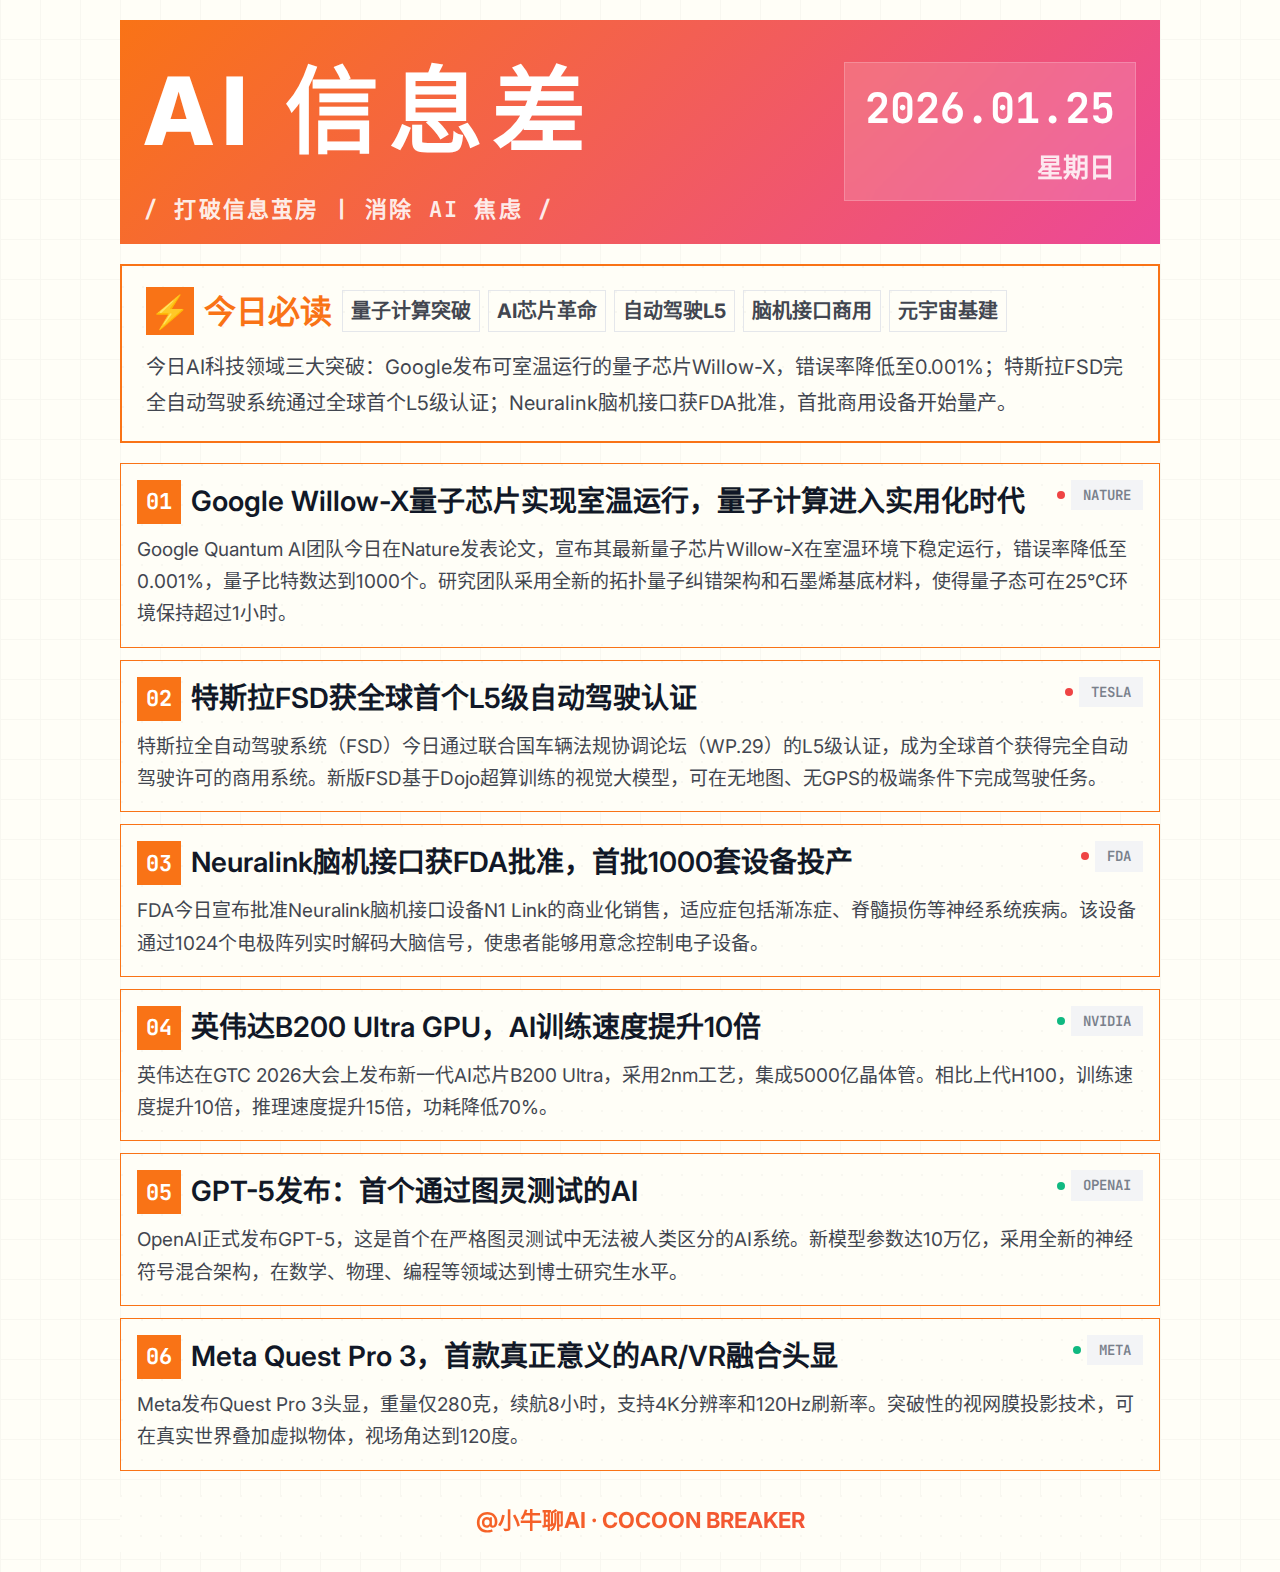
<file: tests/test-flat.html>
<!DOCTYPE html>
<html lang="zh-CN">
<head>
    <meta charset="UTF-8">
    <meta name="viewport" content="width=device-width, initial-scale=1.0">
    <title>AI 信息差 - Cocoon Breaker</title>
    <script>
        // 定义5个吸引人的主题色系
        const themes = [
            {
                name: 'purple-pink',
                primary: '#7C3AED',
                secondary: '#06B6D4',
                accent: '#EC4899'
            },
            {
                name: 'ocean-blue',
                primary: '#0EA5E9',
                secondary: '#06B6D4',
                accent: '#8B5CF6'
            },
            {
                name: 'crimson-red',
                primary: '#DC2626',
                secondary: '#EF4444',
                accent: '#F97316'
            },
            {
                name: 'sunset-orange',
                primary: '#F97316',
                secondary: '#EF4444',
                accent: '#EC4899'
            },
            {
                name: 'royal-indigo',
                primary: '#6366F1',
                secondary: '#8B5CF6',
                accent: '#EC4899'
            }
        ];
        
        // 随机选择主题
        const randomTheme = themes[Math.floor(Math.random() * themes.length)];
        
        // 在页面加载前应用主题
        document.addEventListener('DOMContentLoaded', () => {
            document.documentElement.style.setProperty('--brand-primary', randomTheme.primary);
            document.documentElement.style.setProperty('--brand-secondary', randomTheme.secondary);
            document.documentElement.style.setProperty('--brand-accent', randomTheme.accent);
            document.body.setAttribute('data-theme', randomTheme.name);
        });
    </script>
    <style>
        @import url('https://fonts.googleapis.com/css2?family=Inter:wght@400;500;600;700&family=JetBrains+Mono:wght@400;500;600&display=swap');
        
        :root {
            /* 主题色系 - 由JavaScript随机选择（5种配色方案） */
            --brand-primary: #7C3AED;  /* 动态设置：主色 */
            --brand-secondary: #06B6D4; /* 动态设置：辅助色 */
            --brand-accent: #EC4899;    /* 动态设置：强调色 */
            
            --bg-primary: #FFFFFF;
            --bg-secondary: #F9FAFB;
            --bg-tertiary: #F3F4F6;
            
            --text-primary: #111827;
            --text-secondary: #424650;
            --text-tertiary: #79808b;
            
            --border-light: #E5E7EB;
            --border-medium: #D1D5DB;
            
            --shadow-sm: 0 1px 2px 0 rgba(0, 0, 0, 0.05);
            --shadow-md: 0 4px 6px -1px rgba(0, 0, 0, 0.08);
            --shadow-lg: 0 10px 15px -3px rgba(0, 0, 0, 0.08);
        }
        
        * {
            margin: 0;
            padding: 0;
            box-sizing: border-box;
        }

        html, body {
            height: 100%;
        }

        body {
            width: 1080px;
            min-height: 1440px;
            margin: 0 auto;
            background: #FFFEF7;
            background-image: 
                linear-gradient(0deg, #F8F7F0 1px, transparent 1px),
                linear-gradient(90deg, #F8F7F0 1px, transparent 1px);
            background-size: 40px 40px;
            font-family: 'Inter', -apple-system, 'PingFang SC', 'Microsoft YaHei', sans-serif;
            color: var(--text-primary);
            line-height: 1.6;
        }
        
        .page-wrapper {
            padding: 20px 20px;
        }
        
        /* 顶部品牌条 */
        .top-bar {
            display: flex;
            align-items: center;
            justify-content: space-between;
            padding: 16px 24px;
            background: linear-gradient(135deg, var(--brand-primary) 0%, var(--brand-accent) 100%);
            margin-bottom: 20px;
        }
        
        .brand {
            display: flex;
            flex-direction: column;
            gap: 6px;
        }
        
        .brand-title {
            font-size: 94px;
            font-weight: 800;
            letter-spacing: 0.1em;
            color: white;
        }
        
        .brand-subtitle {
            font-size: 22px;
            font-weight: 700;
            font-family: 'JetBrains Mono', monospace;
            letter-spacing: 0.1em;
            text-transform: uppercase;
            color: rgba(255, 255, 255, 0.9);
        }
        
        .date-badge {
            background: rgba(255, 255, 255, 0.15);
            backdrop-filter: blur(10px);
            padding: 12px 20px;
            text-align: right;
            border: 1px solid rgba(255, 255, 255, 0.2);
        }
        
        .date-main {
            font-size: 42px;
            font-weight: 700;
            font-family: 'JetBrains Mono', monospace;
            color: white;
            margin-bottom: 4px;
        }
        
        .date-sub {
            font-size: 26px;
            font-weight: 800;
            color: rgba(255, 255, 255, 0.85);
        }
        

        /* 精选区域 */
        .featured-section {
            background: #FFFEF7;
            background-image: radial-gradient(circle at 1px 1px, #F8F7F0 1px, transparent 1px);
            background-size: 20px 20px;
            border: 2px solid var(--brand-primary);
            padding: 20px 24px;
            margin-bottom: 20px;
            display: flex;
            flex-direction: column;
            gap: 12px;
        }
        
        .featured-top {
            display: flex;
            align-items: center;
            justify-content: space-between;
            gap: 16px;
        }
        
        .featured-header {
            display: flex;
            align-items: center;
            gap: 10px;
            flex-shrink: 0;
        }
        
        .featured-icon {
            width: 48px;
            height: 48px;
            background: var(--brand-primary);
            display: flex;
            align-items: center;
            justify-content: center;
            font-size: 32px;
        }
        
        .featured-title {
            font-size: 32px;
            font-weight: 700;
            color: var(--brand-primary);
            white-space: nowrap;
        }
        
        .featured-content {
            font-size: 20px;
            line-height: 1.8;
            color: var(--text-secondary);
        }
                /* 精选区域内的关键字 */
        .featured-keywords {
            display: flex;
            /* flex-direction: column; */
            gap: 8px;
            flex-shrink: 0;
        }
        
        .keyword-item {
            padding: 4px 8px;
            background: #FFFEF7;
            background-image: radial-gradient(circle at 1px 1px, #F8F7F0 1px, transparent 1px);
            background-size: 20px 20px;
            border: 1.5px solid var(--border-light);
            font-size: 20px;
            font-weight: bold;
            color: var(--text-secondary);
            white-space: nowrap;
        }
        
        /* 隐藏原关键字云 */
        .keyword-cloud {
            display: none;
        }
        
        /* 新闻网格 */
        .news-grid {
            display: grid;
            grid-template-columns: 1fr;
            gap: 12px;
            margin-bottom: 24px;
        }
        
        .news-card {
            background: #FFFEF7;
            background-image: radial-gradient(circle at 1px 1px, #F8F7F0 1px, transparent 1px);
            background-size: 20px 20px;
            border: 1.5px solid var(--brand-primary);
            padding: 16px;
        }
        
        .card-header {
            display: flex;
            align-items: flex-start;
            justify-content: space-between;
            margin-bottom: 10px;
            gap: 12px;
        }
        
        .card-index {
            min-width: 44px;
            height: 44px;
            background: var(--brand-primary);
            display: flex;
            align-items: center;
            justify-content: center;
            font-weight: 700;
            font-size: 22px;
            font-family: 'JetBrains Mono', monospace;
            color: white;
            flex-shrink: 0;
        }
        
        .card-title-wrapper {
            display: flex;
            align-items: flex-start;
            gap: 10px;
            flex: 1;
        }
        
        .card-meta {
            display: flex;
            gap: 6px;
            align-items: center;
            flex-wrap: wrap;
            flex-shrink: 0;
        }
        
        .priority-dot {
            width: 8px;
            height: 8px;
            border-radius: 50%;
        }
        
        .priority-critical {
            background: #EF4444;
        }
        
        .priority-high {
            background: #10B981;
        }
        
        .priority-normal {
            background: var(--brand-secondary);
        }
        
        .source-badge {
            padding: 4px 12px;
            background: var(--bg-tertiary);
            font-size: 14px;
            font-weight: 600;
            color: var(--text-tertiary);
            font-family: 'JetBrains Mono', monospace;
            text-transform: uppercase;
        }
        
        .card-title {
            font-size: 28px;
            font-weight: 600;
            line-height: 1.5;
            margin-bottom: 0;
            color: var(--text-primary);
            text-align: left;
        }
        
        .card-content {
            font-size: 19px;
            line-height: 1.7;
            color: var(--text-secondary);
            margin-top: 10px;
            text-align: left;
        }
        
        /* 页脚 */
        .footer {
            margin-top: 12px;
            padding: 8px;
            text-align: center;
            background: #FFFEF7;
            background-image: radial-gradient(circle at 1px 1px, #F8F7F0 1px, transparent 1px);
            background-size: 20px 20px;
        }
        
        .footer-brand {
            font-size: 22px;
            font-weight: 700;
            background: linear-gradient(135deg, var(--brand-primary) 0%, var(--brand-secondary) 100%);
            -webkit-background-clip: text;
            -webkit-text-fill-color: transparent;
            background-clip: text;
            margin-bottom: 6px;
        }
        
        .footer-text {
            font-size: 15px;
            color: var(--text-tertiary);
            font-family: 'JetBrains Mono', monospace;
            text-transform: uppercase;
            letter-spacing: 0.05em;
        }
    </style>
</head>
<body>
    <div class="page-wrapper">
        <!-- 顶部品牌区 -->
        <div class="top-bar">
            <div class="brand">
                <div class="brand-title">AI 信息差</div>
                <div class="brand-subtitle">/ 打破信息茧房 | 消除 AI 焦虑 /</div>
            </div>
            <div class="date-badge">
                <div class="date-main">2026.01.25</div>
                <div class="date-sub">星期日</div>
            </div>
        </div>

        <!-- 关键词云 -->
        <div class="keyword-cloud">
            <div class="keyword-item">量子计算突破</div>
            <div class="keyword-item">AI芯片革命</div>
            <div class="keyword-item">自动驾驶L5</div>
            <div class="keyword-item">脑机接口商用</div>
            <div class="keyword-item">元宇宙基建</div>
        </div>

        <!-- 今日精选 -->
        <div class="featured-section">
            <div class="featured-top">
                <div class="featured-header">
                    <div class="featured-icon">⚡</div>
                    <div class="featured-title">今日必读</div>
                    <div class="featured-keywords">
                    <div class="keyword-item">量子计算突破</div>
                    <div class="keyword-item">AI芯片革命</div>
                    <div class="keyword-item">自动驾驶L5</div>
                    <div class="keyword-item">脑机接口商用</div>
                    <div class="keyword-item">元宇宙基建</div>
                </div>
                </div>
                
            </div>
            <div class="featured-content">
                今日AI科技领域三大突破：Google发布可室温运行的量子芯片Willow-X，错误率降低至0.001%；特斯拉FSD完全自动驾驶系统通过全球首个L5级认证；Neuralink脑机接口获FDA批准，首批商用设备开始量产。
            </div>
        </div>

        <!-- 新闻网格 -->
        <div class="news-grid">
            <div class="news-card">
                <div class="card-header">
                    <div class="card-title-wrapper">
                        <div class="card-index">01</div>
                        <div class="card-title">Google Willow-X量子芯片实现室温运行，量子计算进入实用化时代</div>
                    </div>
                    <div class="card-meta">
                        <div class="priority-dot priority-critical"></div>
                        <div class="source-badge">NATURE</div>
                    </div>
                </div>
                <div class="card-content">
                    Google Quantum AI团队今日在Nature发表论文，宣布其最新量子芯片Willow-X在室温环境下稳定运行，错误率降低至0.001%，量子比特数达到1000个。研究团队采用全新的拓扑量子纠错架构和石墨烯基底材料，使得量子态可在25°C环境保持超过1小时。
                </div>
            </div>

            <div class="news-card">
                <div class="card-header">
                    <div class="card-title-wrapper">
                        <div class="card-index">02</div>
                        <div class="card-title">特斯拉FSD获全球首个L5级自动驾驶认证</div>
                    </div>
                    <div class="card-meta">
                        <div class="priority-dot priority-critical"></div>
                        <div class="source-badge">TESLA</div>
                    </div>
                </div>
                <div class="card-content">
                    特斯拉全自动驾驶系统（FSD）今日通过联合国车辆法规协调论坛（WP.29）的L5级认证，成为全球首个获得完全自动驾驶许可的商用系统。新版FSD基于Dojo超算训练的视觉大模型，可在无地图、无GPS的极端条件下完成驾驶任务。
                </div>
            </div>

            <div class="news-card">
                <div class="card-header">
                    <div class="card-title-wrapper">
                        <div class="card-index">03</div>
                        <div class="card-title">Neuralink脑机接口获FDA批准，首批1000套设备投产</div>
                    </div>
                    <div class="card-meta">
                        <div class="priority-dot priority-critical"></div>
                        <div class="source-badge">FDA</div>
                    </div>
                </div>
                <div class="card-content">
                    FDA今日宣布批准Neuralink脑机接口设备N1 Link的商业化销售，适应症包括渐冻症、脊髓损伤等神经系统疾病。该设备通过1024个电极阵列实时解码大脑信号，使患者能够用意念控制电子设备。
                </div>
            </div>

            <div class="news-card">
                <div class="card-header">
                    <div class="card-title-wrapper">
                        <div class="card-index">04</div>
                        <div class="card-title">英伟达B200 Ultra GPU，AI训练速度提升10倍</div>
                    </div>
                    <div class="card-meta">
                        <div class="priority-dot priority-high"></div>
                        <div class="source-badge">NVIDIA</div>
                    </div>
                </div>
                <div class="card-content">
                    英伟达在GTC 2026大会上发布新一代AI芯片B200 Ultra，采用2nm工艺，集成5000亿晶体管。相比上代H100，训练速度提升10倍，推理速度提升15倍，功耗降低70%。
                </div>
            </div>

            <div class="news-card">
                <div class="card-header">
                    <div class="card-title-wrapper">
                        <div class="card-index">05</div>
                        <div class="card-title">GPT-5发布：首个通过图灵测试的AI</div>
                    </div>
                    <div class="card-meta">
                        <div class="priority-dot priority-high"></div>
                        <div class="source-badge">OPENAI</div>
                    </div>
                </div>
                <div class="card-content">
                    OpenAI正式发布GPT-5，这是首个在严格图灵测试中无法被人类区分的AI系统。新模型参数达10万亿，采用全新的神经符号混合架构，在数学、物理、编程等领域达到博士研究生水平。
                </div>
            </div>

            <div class="news-card">
                <div class="card-header">
                    <div class="card-title-wrapper">
                        <div class="card-index">06</div>
                        <div class="card-title">Meta Quest Pro 3，首款真正意义的AR/VR融合头显</div>
                    </div>
                    <div class="card-meta">
                        <div class="priority-dot priority-high"></div>
                        <div class="source-badge">META</div>
                    </div>
                </div>
                <div class="card-content">
                    Meta发布Quest Pro 3头显，重量仅280克，续航8小时，支持4K分辨率和120Hz刷新率。突破性的视网膜投影技术，可在真实世界叠加虚拟物体，视场角达到120度。
                </div>
            </div>
        </div>

        <!-- 页脚 -->
        <div class="footer">
            <div class="footer-brand">@小牛聊AI · COCOON BREAKER</div>
        </div>
    </div>
</body>
</html>
</file>
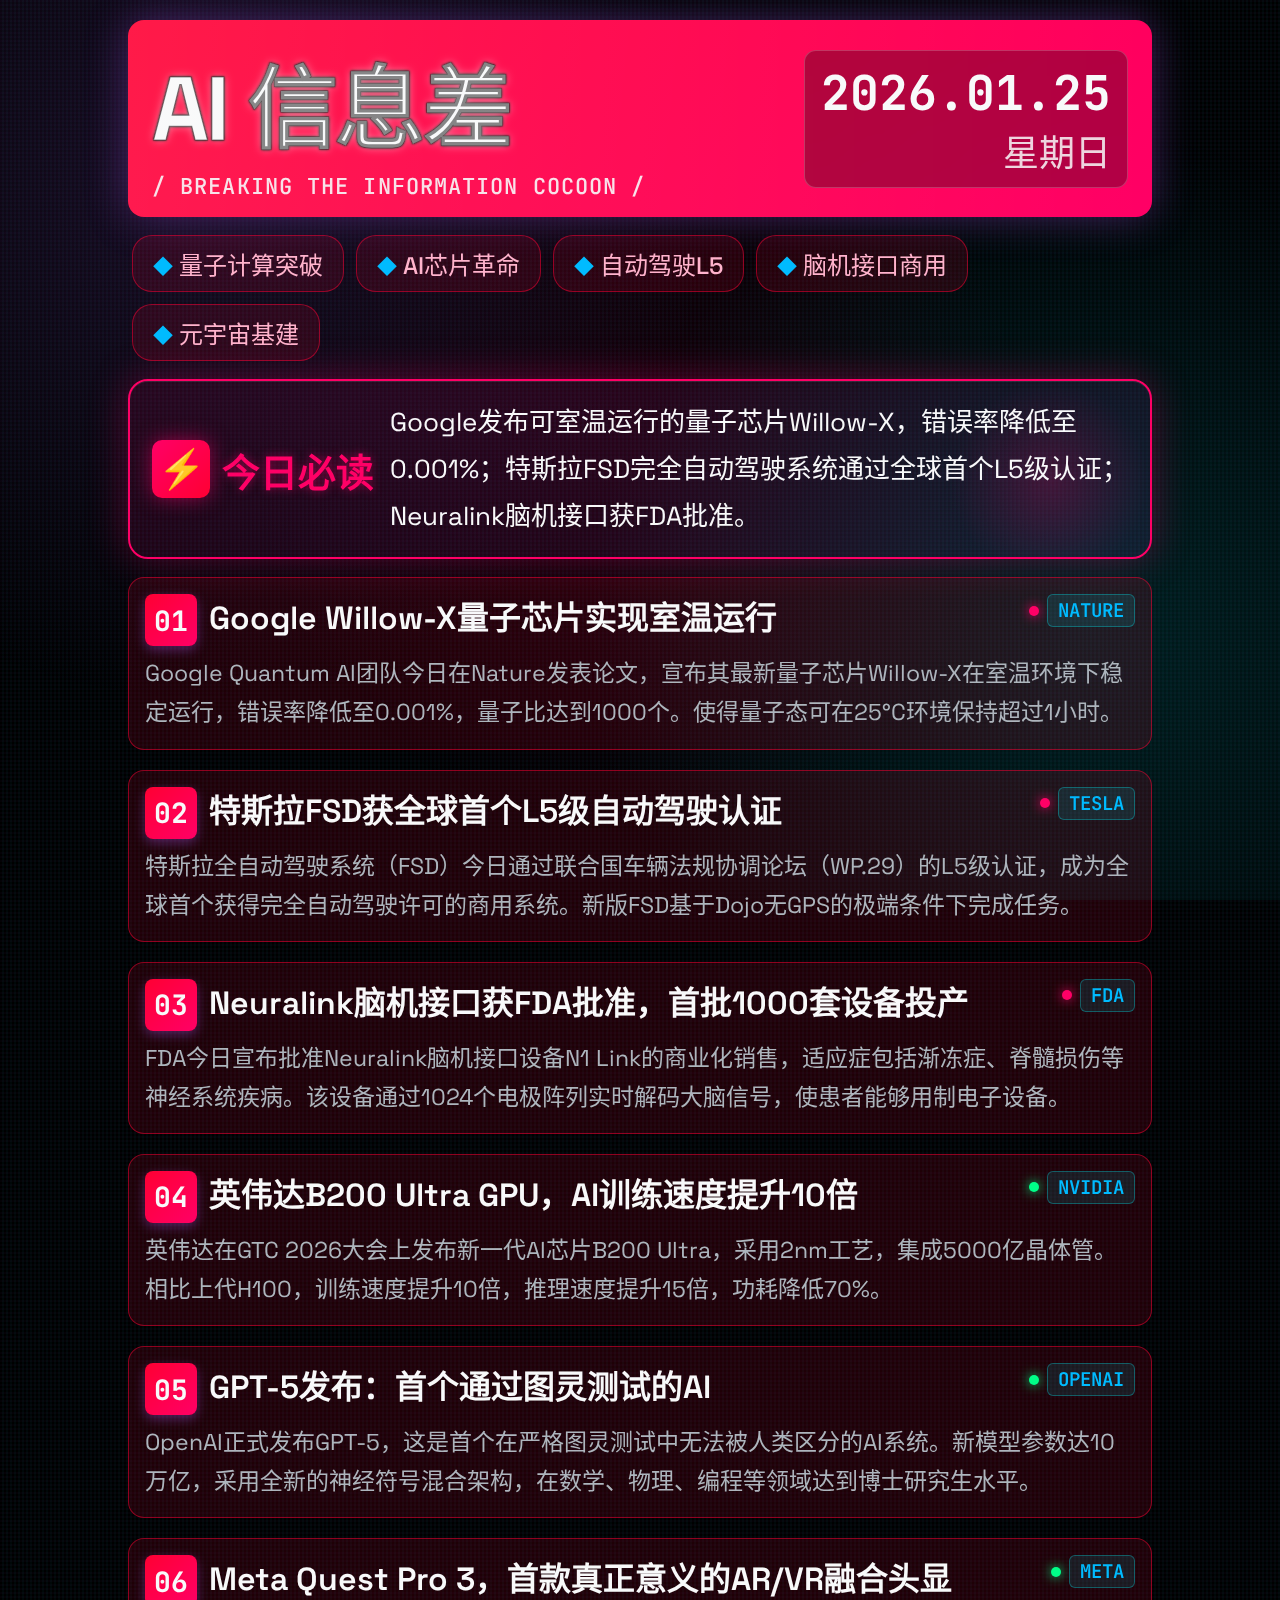
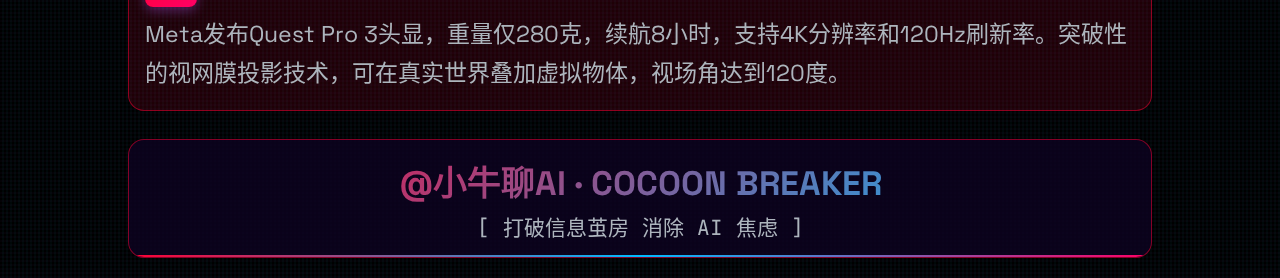
<file: tests/test.html>
<!DOCTYPE html>
<html lang="zh-CN">
<head>
    <meta charset="UTF-8">
    <meta name="viewport" content="width=device-width, initial-scale=1.0">
    <title>AI 信息差 - Cocoon Breaker</title>
    <style>
        @import url('https://fonts.googleapis.com/css2?family=Space+Grotesk:wght@400;500;600;700&family=JetBrains+Mono:wght@400;500&display=swap');
        
        :root {
            /* 赛博朋克紫青霓虹配色 */
            --cyber-purple: #9D4EDD;
            --cyber-pink: #FF006E;
            --cyber-cyan: #00F5FF;
            --cyber-blue: #4361EE;
            --cyber-green: #06FFA5;
            --dark-bg: #0D0221;
            --darker-bg: #06000F;
            --card-bg: rgba(157, 78, 221, 0.08);
            --text-glow: #E0AAFF;
            --text-main: #F8F9FA;
            --text-dim: #ADB5BD;
            --border-glow: rgba(157, 78, 221, 0.3);
        }
        
        * {
            margin: 0;
            padding: 0;
            box-sizing: border-box;
        }

        html, body {
            height: 100%;
        }

        body {
            width: 1080px;
            min-height: 1440px;
            margin: 0 auto;
            background: var(--dark-bg);
            background-image: 
                repeating-linear-gradient(0deg, transparent, transparent 2px, rgba(157, 78, 221, 0.03) 2px, rgba(157, 78, 221, 0.03) 4px),
                repeating-linear-gradient(90deg, transparent, transparent 2px, rgba(0, 245, 255, 0.03) 2px, rgba(0, 245, 255, 0.03) 4px);
            font-family: 'Space Grotesk', -apple-system, 'PingFang SC', 'Microsoft YaHei', sans-serif;
            color: var(--text-main);
            padding: 0;
            position: relative;
            overflow-x: hidden;
        }
        
        /* 赛博朋克背景光效 */
        body::before {
            content: '';
            position: fixed;
            top: 0;
            left: 0;
            width: 100%;
            height: 100%;
            background: 
                radial-gradient(circle at 15% 20%, rgba(157, 78, 221, 0.15) 0%, transparent 40%),
                radial-gradient(circle at 85% 70%, rgba(0, 245, 255, 0.12) 0%, transparent 40%),
                radial-gradient(circle at 50% 50%, rgba(255, 0, 110, 0.08) 0%, transparent 50%);
            pointer-events: none;
            z-index: 0;
        }
        
        .page-wrapper {
            position: relative;
            z-index: 1;
            padding: 20px 28px;
        }
        
        /* 顶部品牌条 */
        .top-bar {
            display: flex;
            align-items: center;
            justify-content: space-between;
            padding: 16px 24px;
            background: linear-gradient(135deg, var(--cyber-purple) 0%, var(--cyber-pink) 100%);
            border-radius: 16px;
            margin-bottom: 18px;
            position: relative;
            overflow: hidden;
            box-shadow: 
                0 0 40px rgba(157, 78, 221, 0.4),
                0 8px 24px rgba(0, 0, 0, 0.3);
        }
        
        .top-bar::before {
            content: '';
            position: absolute;
            top: 0;
            left: -100%;
            width: 200%;
            height: 100%;
            background: linear-gradient(90deg, 
                transparent 0%, 
                rgba(255, 255, 255, 0.1) 50%, 
                transparent 100%);
            animation: shimmer 3s infinite;
        }
        
        @keyframes shimmer {
            0% { transform: translateX(0); }
            100% { transform: translateX(50%); }
        }
        
        .brand {
            display: flex;
            flex-direction: column;
            gap: 6px;
        }
        
        .brand-title {
            font-size: 90px;
            font-weight: 700;
            letter-spacing: -0.03em;
            text-shadow: 
                0 0 10px rgba(255, 255, 255, 0.5),
                1px 1px 2px rgba(0, 0, 0, 0.5),
                -1px -1px 2px rgba(0, 0, 0, 0.5),
                1px -1px 2px rgba(0, 0, 0, 0.5),
                -1px 1px 2px rgba(0, 0, 0, 0.5);
            -webkit-text-stroke: 1px rgba(0, 0, 0, 0.5);
        }
        
        .brand-subtitle {
            font-size: 22px;
            opacity: 0.9;
            font-weight: 500;
            font-family: 'JetBrains Mono', monospace;
            letter-spacing: 0.05em;
        }
        
        .date-badge {
            background: rgba(0, 0, 0, 0.3);
            backdrop-filter: blur(10px);
            padding: 10px 16px;
            border-radius: 12px;
            text-align: right;
            border: 1px solid rgba(255, 255, 255, 0.2);
        }
        
        .date-main {
            font-size: 48px;
            font-weight: 700;
            font-family: 'JetBrains Mono', monospace;
            margin-bottom: 0;
        }
        
        .date-sub {
            font-size: 36px;
            opacity: 0.85;
            font-weight: 500;
        }
        
        /* 关键词云 */
        .keyword-cloud {
            display: flex;
            gap: 12px;
            margin-bottom: 18px;
            flex-wrap: wrap;
            padding: 0 4px;
        }
        
        .keyword-item {
            padding: 10px 20px;
            background: var(--card-bg);
            border: 1px solid var(--border-glow);
            border-radius: 20px;
            font-size: 24px;
            font-weight: 500;
            color: var(--text-glow);
            transition: all 0.3s ease;
            position: relative;
            overflow: hidden;
        }
        
        .keyword-item::before {
            content: '◆';
            margin-right: 6px;
            font-size: 20px;
            color: var(--cyber-cyan);
        }
        
        .keyword-item:hover {
            background: rgba(157, 78, 221, 0.15);
            border-color: var(--cyber-purple);
            transform: translateY(-2px);
            box-shadow: 0 4px 16px rgba(157, 78, 221, 0.3);
        }
        
        /* 精华摘要区 - 应用重点新闻样式 */
        .featured-section {
            background: linear-gradient(135deg, rgba(255, 0, 110, 0.1) 0%, rgba(157, 78, 221, 0.1) 100%);
            border: 2px solid var(--cyber-pink);
            border-radius: 20px;
            padding: 18px 22px;
            margin-bottom: 18px;
            position: relative;
            overflow: hidden;
            box-shadow: 
                0 0 40px rgba(255, 0, 110, 0.3),
                inset 0 1px 0 rgba(255, 255, 255, 0.1);
            display: flex;
            align-items: center;
            gap: 16px;
        }
        
        .featured-section::after {
            content: '';
            position: absolute;
            top: 0;
            right: 0;
            width: 200px;
            height: 200px;
            background: radial-gradient(circle, rgba(255, 0, 110, 0.2) 0%, transparent 70%);
            pointer-events: none;
        }
        
        .featured-header {
            display: flex;
            align-items: center;
            gap: 12px;
            flex-shrink: 0;
        }
        
        .featured-icon {
            width: 58px;
            height: 58px;
            background: linear-gradient(135deg, var(--cyber-pink) 0%, var(--cyber-purple) 100%);
            border-radius: 10px;
            display: flex;
            align-items: center;
            justify-content: center;
            font-size: 38px;
            box-shadow: 0 0 20px rgba(255, 0, 110, 0.5);
        }
        
        .featured-title {
            font-size: 38px;
            font-weight: 700;
            color: var(--cyber-pink);
            text-shadow: 0 0 10px rgba(255, 0, 110, 0.5);
            white-space: nowrap;
        }
        
        .featured-content {
            font-size: 26px;
            line-height: 1.8;
            color: var(--text-main);
            position: relative;
            z-index: 1;
            flex: 1;
        }
        
        /* 新闻网格 */
        .news-grid {
            display: grid;
            grid-template-columns: 1fr;
            gap: 20px;
            margin-bottom: 24px;
        }
        
        .news-card {
            background: var(--card-bg);
            border: 1px solid var(--border-glow);
            border-radius: 16px;
            padding: 16px;
            transition: all 0.3s cubic-bezier(0.4, 0, 0.2, 1);
            position: relative;
            overflow: hidden;
            cursor: pointer;
        }
        
        .news-card::before {
            content: '';
            position: absolute;
            top: 0;
            left: 0;
            width: 100%;
            height: 3px;
            background: linear-gradient(90deg, var(--cyber-purple) 0%, var(--cyber-cyan) 100%);
            transform: scaleX(0);
            transform-origin: left;
            transition: transform 0.3s ease;
        }
        
        .news-card:hover {
            background: rgba(157, 78, 221, 0.12);
            border-color: var(--cyber-purple);
            transform: translateY(-4px);
            box-shadow: 
                0 12px 32px rgba(157, 78, 221, 0.25),
                0 0 0 1px rgba(157, 78, 221, 0.1);
        }
        
        .news-card:hover::before {
            transform: scaleX(1);
        }
        
        .card-header {
            display: flex;
            align-items: flex-start;
            justify-content: space-between;
            margin-bottom: 8px;
            gap: 12px;
        }
        
        .card-index {
            min-width: 52px;
            height: 52px;
            background: linear-gradient(135deg, var(--cyber-purple) 0%, var(--cyber-pink) 100%);
            border-radius: 8px;
            display: flex;
            align-items: center;
            justify-content: center;
            font-weight: 700;
            font-size: 28px;
            font-family: 'JetBrains Mono', monospace;
            box-shadow: 0 4px 12px rgba(157, 78, 221, 0.4);
            flex-shrink: 0;
        }
        
        .card-title-wrapper {
            display: flex;
            align-items: flex-start;
            gap: 12px;
            flex: 1;
        }
        
        .card-meta {
            display: flex;
            gap: 8px;
            align-items: center;
            flex-wrap: wrap;
            flex-shrink: 0;
        }
        
        .priority-dot {
            width: 10px;
            height: 10px;
            border-radius: 50%;
            box-shadow: 0 0 12px currentColor;
        }
        
        .priority-critical {
            background: var(--cyber-pink);
            color: var(--cyber-pink);
        }
        
        .priority-high {
            background: var(--cyber-green);
            color: var(--cyber-green);
        }
        
        .priority-normal {
            background: var(--cyber-cyan);
            color: var(--cyber-cyan);
        }
        
        .source-badge {
            padding: 3px 10px;
            background: rgba(0, 245, 255, 0.1);
            border: 1px solid rgba(0, 245, 255, 0.3);
            border-radius: 6px;
            font-size: 19px;
            font-weight: 600;
            color: var(--cyber-cyan);
            font-family: 'JetBrains Mono', monospace;
        }
        
        .card-title {
            font-size: 32px;
            font-weight: 600;
            line-height: 1.5;
            margin-bottom: 0;
            color: var(--text-main);
            text-align: left;
        }
        
        .card-content {
            font-size: 23px;
            line-height: 1.7;
            color: var(--text-dim);
            margin-top: 8px;
            text-align: left;
        }
        
        /* 移除特大新闻样式 */
        
        /* 页脚 */
        .footer {
            margin-top: 28px;
            padding: 16px;
            text-align: center;
            background: rgba(13, 2, 33, 0.8);
            border: 1px solid var(--border-glow);
            border-radius: 16px;
            position: relative;
            overflow: hidden;
        }
        
        .footer::before {
            content: '';
            position: absolute;
            bottom: 0;
            left: 0;
            width: 100%;
            height: 2px;
            background: linear-gradient(90deg, 
                var(--cyber-purple) 0%, 
                var(--cyber-cyan) 50%, 
                var(--cyber-pink) 100%);
        }
        
        .footer-brand {
            font-size: 34px;
            font-weight: 700;
            background: linear-gradient(135deg, var(--cyber-purple) 0%, var(--cyber-cyan) 100%);
            -webkit-background-clip: text;
            -webkit-text-fill-color: transparent;
            background-clip: text;
            margin-bottom: 6px;
        }
        
        .footer-text {
            font-size: 21px;
            color: var(--text-dim);
            font-family: 'JetBrains Mono', monospace;
        }
        
        /* 滚动条 */
        ::-webkit-scrollbar {
            width: 10px;
        }
        
        ::-webkit-scrollbar-track {
            background: var(--darker-bg);
        }
        
        ::-webkit-scrollbar-thumb {
            background: linear-gradient(180deg, var(--cyber-purple) 0%, var(--cyber-pink) 100%);
            border-radius: 5px;
        }
        
        ::-webkit-scrollbar-thumb:hover {
            background: linear-gradient(180deg, var(--cyber-cyan) 0%, var(--cyber-blue) 100%);
        }

        /* 标题栏样式 - 左右布局 */
        .header {
            background-color: #e60012;
            color: white;
            padding: 15px 25px;
            border-radius: 8px 8px 0 0; /* 仅上圆角，与下方模块衔接 */
            display: flex;
            justify-content: space-between;
            align-items: center;
            flex-wrap: wrap;
            gap: 10px;
            border: 2px solid #e60012; /* 统一边框，方便衔接 */
            border-bottom: none; /* 与省流版必读无缝衔接 */
            box-shadow: 0 4px 12px rgba(230, 0, 18, 0.15); /* 立体阴影 */
        }

        /* 标题+关键字容器 - 占页面一半宽度 */
        .title-wrapper {
            display: flex;
            flex-direction: column;
            justify-content: center;
            width: 55%; /* 容器占页面一半宽度 */
        }

        /* 标题行（标题+国际版banner） */
        .title-row {
            display: flex;
            align-items: center;
            justify-content: space-between;
            width: 100%;
            gap: 15px;
        }

        /* AI信息差标题 - 放大字号+占满容器宽度 */
        .title {
            font-size: 118px; /* 大幅增大字号 */
            font-weight: bold;
            line-height: 1.1; /* 调整行高避免文字溢出 */
            letter-spacing: 5px; /* 增加字间距更醒目 */
        }

        /* 国际版banner样式（字号与关键字一致） */
        .international-banner {
            font-size: 28px; /* 与关键字字号一致 */
            font-weight: bold;
            color: #fff;
            background-color: rgba(255, 255, 255, 0.2);
            padding: 4px 12px;
            border-radius: 20px;
            white-space: nowrap;
        }

        /* 新闻关键字样式 */
        .keywords {
            font-size: 28px;
            color: rgba(255, 255, 255, 0.9);
            margin-top: 10px;
            letter-spacing: 1px;
            display: flex;
            align-items: center;
            gap: 5px;
            width: 100%; /* 跟随标题容器宽度 */
            white-space: nowrap; /* 防止换行 */
        }

        /* 关键字标签标题 */
        .keywords-label {
            font-weight: bold;
            color: #fff; /* 纯色更醒目 */
            white-space: nowrap; /* 防止换行 */
        }

        /* 关键字标签样式 */
        .keyword-tag {
            background-color: rgba(255, 255, 255, 0.2);
            padding: 4px 6px;
            border-radius: 20px;
        }

        /* 右侧信息方块 - 自适应剩余宽度 */
        .info-card {
            background-color: rgba(255, 255, 255, 0.2);
            border-radius: 8px;
            padding: 10px 12px;
            min-width: 280px;
            flex-shrink: 0; /* 防止被挤压 */
        }

        /* 信息方块内的文本样式 */
        .card-item {
            font-size: 35px;
            margin-bottom: 8px; /* 调整间距适配单条日期 */
            display: flex; /* 确保布局正常 */
            justify-content: center; /* 日期居中显示 */
        }
        .card-content {
            flex: 1;
            /* text-align: center; 日期居中 */
        }

        /* 新增banner样式 */
        .card-banner {
            font-size: 30px;
            font-weight: bold;
            text-align: center;
            padding: 5px 0;
            background-color: rgba(255, 255, 255, 0.3);
            border-radius: 4px;
            color: #fff;
            letter-spacing: 1px;
        }

        /* 底部小牛聊AI banner样式 */
        .footer-banner {
            background-color: #e60012;
            color: white;
            font-size: 30px;
            font-weight: bold;
            text-align: center;
            padding: 10px 0;
            border-radius: 8px;
            letter-spacing: 1px;
            box-shadow: 0 -2px 8px rgba(230, 0, 18, 0.2); /* 向上投射阴影 */
            margin-top: auto; /* 在info-list内部自动推到底部 */
            margin-left: -25px; /* 抵消父容器padding，让banner横跨整个宽度 */
            margin-right: -25px;
            margin-bottom: -20px; /* 抵消底部padding，让banner贴底 */
            border-radius: 0 0 6px 6px; /* 匹配父容器底部圆角 */
        }

        /* 省流版必读样式 - 一行布局+醒目 */
        .today-must-read {
            background: linear-gradient(to right, #fff5f5, #ffffff); /* 渐变背景 */
            color: #e60012; /* 文字用主题红，醒目且不重合 */
            padding: 20px 30px;
            border: 2px solid #e60012; /* 统一边框 */
            border-top: none; /* 与标题栏无缝衔接 */
            border-bottom: none; /* 与info-list无缝衔接 */
            margin-bottom: 0;
            box-shadow: 0 3px 8px rgba(230, 0, 18, 0.12); /* 增强阴影 */
            display: flex; /* 一行布局 */
            align-items: center;
            gap: 15px; /* 标题与内容间距 */
        }

        .must-read-title {
            font-size: 36px;
            font-weight: bold;
            display: flex;
            align-items: center;
            gap: 10px;
            white-space: nowrap; /* 防止标题换行 */
            flex-shrink: 0; /* 防止标题被挤压 */
        }

        /* 警示图标强化醒目效果 */
        .must-read-title::before {
            content: "❗";
            font-size: 42px;
            line-height: 1;
        }

        .must-read-content {
            font-size: 28px;
            line-height: 1.5;
            color: #333; /* 内容用深灰，提升可读性 */
            flex: 1; /* 占剩余宽度，自适应换行 */
        }

        /* 信息列表样式 */
        .info-list {
            border: 2px solid #e60012; /* 统一边框 */
            border-radius: 0 0 8px 8px; /* 仅下圆角，与上方模块衔接 */
            padding: 20px 25px;
            background-color: #fff;
            counter-reset: news-counter;
            flex: 1; /* 占据剩余空间，扩展到底部 */
            box-shadow: 0 4px 12px rgba(0, 0, 0, 0.08); /* 立体阴影 */
            display: flex;
            flex-direction: column;
        }

        .info-item {
            margin-bottom: 10px;
            color: #333;
            border-bottom: 1px solid transparent;
            border-image: linear-gradient(to right, #e60012, transparent) 1; /* 渐变分隔线 */
            padding-bottom: 15px;
            position: relative;
            padding-left: 35px;
            counter-increment: news-counter;
            transition: background-color 0.2s ease; /* 悬停过渡 */
        }

        .info-item:hover {
            background-color: #fafafa; /* 悬停微变色 */
        }

        .info-item:before {
            content: counter(news-counter);
            position: absolute;
            left: -5px;
            top: 5px;
            font-size: 35px;
            font-weight: bold;
            color: #e60012;
            width: 30px;
            height: 30px;
            line-height: 30px;
            text-align: center;
            background-color: #fff;
        }

        .info-item:last-child {
            margin-bottom: 0;
            border-bottom: none;
            padding-bottom: 0;
        }

        .info-subtitle {
            font-size: 34px;
            font-weight: bold;
            color: #222;
            margin-bottom: 6px;
            line-height: 1.2;
            display: flex;
            align-items: center;
            gap: 10px;
        }

        /* 重要度标记样式 */
        .priority-badge {
            font-size: 18px;
            line-height: 1;
            flex-shrink: 0;
        }

        .info-content {
            font-size: 26px;
            color: #333;
            position: relative;
        }

        /* 来源标注样式 */
        .source-tag {
            display: inline-block;
            font-size: 20px;
            color: #999;
            margin-left: 8px;
            padding: 2px 8px;
            background-color: #f5f5f5;
            border-radius: 4px;
            font-weight: normal;
        }

        .highlight {
            color: #e60012;
            font-weight: bold;
        }
    </style>
</head>
<body>
    <div class="page-wrapper">
        <!-- 顶部品牌区 -->
        <div class="top-bar">
            <div class="brand">
                <div class="brand-title">AI 信息差</div>
                <div class="brand-subtitle">/ BREAKING THE INFORMATION COCOON /</div>
            </div>
            <div class="date-badge">
                <div class="date-main">2026.01.25</div>
                <div class="date-sub">星期日</div>
            </div>
        </div>

        <!-- 关键词云 -->
        <div class="keyword-cloud">
            <div class="keyword-item">量子计算突破</div>
            <div class="keyword-item">AI芯片革命</div>
            <div class="keyword-item">自动驾驶L5</div>
            <div class="keyword-item">脑机接口商用</div>
            <div class="keyword-item">元宇宙基建</div>
        </div>

        <!-- 今日精华 -->
        <div class="featured-section">
            <div class="featured-header">
                <div class="featured-icon">⚡</div>
                <div class="featured-title">今日必读</div>
            </div>
            <div class="featured-content">
                Google发布可室温运行的量子芯片Willow-X，错误率降低至0.001%；特斯拉FSD完全自动驾驶系统通过全球首个L5级认证；Neuralink脑机接口获FDA批准。
            </div>
        </div>

        <!-- 新闻网格 -->
        <div class="news-grid">
            <div class="news-card">
                <div class="card-header">
                    <div class="card-title-wrapper">
                        <div class="card-index">01</div>
                        <div class="card-title">Google Willow-X量子芯片实现室温运行</div>
                    </div>
                    <div class="card-meta">
                        <div class="priority-dot priority-critical"></div>
                        <div class="source-badge">NATURE</div>
                    </div>
                </div>
                <div class="card-content">
                    Google Quantum AI团队今日在Nature发表论文，宣布其最新量子芯片Willow-X在室温环境下稳定运行，错误率降低至0.001%，量子比达到1000个。使得量子态可在25°C环境保持超过1小时。
                </div>
            </div>

            <div class="news-card">
                <div class="card-header">
                    <div class="card-title-wrapper">
                        <div class="card-index">02</div>
                        <div class="card-title">特斯拉FSD获全球首个L5级自动驾驶认证</div>
                    </div>
                    <div class="card-meta">
                        <div class="priority-dot priority-critical"></div>
                        <div class="source-badge">TESLA</div>
                    </div>
                </div>
                <div class="card-content">
                    特斯拉全自动驾驶系统（FSD）今日通过联合国车辆法规协调论坛（WP.29）的L5级认证，成为全球首个获得完全自动驾驶许可的商用系统。新版FSD基于Dojo无GPS的极端条件下完成任务。
                </div>
            </div>

            <div class="news-card">
                <div class="card-header">
                    <div class="card-title-wrapper">
                        <div class="card-index">03</div>
                        <div class="card-title">Neuralink脑机接口获FDA批准，首批1000套设备投产</div>
                    </div>
                    <div class="card-meta">
                        <div class="priority-dot priority-critical"></div>
                        <div class="source-badge">FDA</div>
                    </div>
                </div>
                <div class="card-content">
                    FDA今日宣布批准Neuralink脑机接口设备N1 Link的商业化销售，适应症包括渐冻症、脊髓损伤等神经系统疾病。该设备通过1024个电极阵列实时解码大脑信号，使患者能够用制电子设备。
                </div>
            </div>

            <div class="news-card">
                <div class="card-header">
                    <div class="card-title-wrapper">
                        <div class="card-index">04</div>
                        <div class="card-title">英伟达B200 Ultra GPU，AI训练速度提升10倍</div>
                    </div>
                    <div class="card-meta">
                        <div class="priority-dot priority-high"></div>
                        <div class="source-badge">NVIDIA</div>
                    </div>
                </div>
                <div class="card-content">
                    英伟达在GTC 2026大会上发布新一代AI芯片B200 Ultra，采用2nm工艺，集成5000亿晶体管。相比上代H100，训练速度提升10倍，推理速度提升15倍，功耗降低70%。
                </div>
            </div>

            <div class="news-card">
                <div class="card-header">
                    <div class="card-title-wrapper">
                        <div class="card-index">05</div>
                        <div class="card-title">GPT-5发布：首个通过图灵测试的AI</div>
                    </div>
                    <div class="card-meta">
                        <div class="priority-dot priority-high"></div>
                        <div class="source-badge">OPENAI</div>
                    </div>
                </div>
                <div class="card-content">
                    OpenAI正式发布GPT-5，这是首个在严格图灵测试中无法被人类区分的AI系统。新模型参数达10万亿，采用全新的神经符号混合架构，在数学、物理、编程等领域达到博士研究生水平。
                </div>
            </div>

            <div class="news-card">
                <div class="card-header">
                    <div class="card-title-wrapper">
                        <div class="card-index">06</div>
                        <div class="card-title">Meta Quest Pro 3，首款真正意义的AR/VR融合头显</div>
                    </div>
                    <div class="card-meta">
                        <div class="priority-dot priority-high"></div>
                        <div class="source-badge">META</div>
                    </div>
                </div>
                <div class="card-content">
                    Meta发布Quest Pro 3头显，重量仅280克，续航8小时，支持4K分辨率和120Hz刷新率。突破性的视网膜投影技术，可在真实世界叠加虚拟物体，视场角达到120度。
                </div>
            </div>
        </div>

        <!-- 页脚 -->
        <div class="footer">
            <div class="footer-brand">@小牛聊AI · COCOON BREAKER</div>
            <div class="footer-text">[ 打破信息茧房   消除 AI 焦虑 ]</div>
        </div>
    </div>

    <script>
        // 多组配色方案
        const colorSchemes = [
            {
                name: '紫青霓虹',
                colors: {
                    '--cyber-purple': '#B65FFF',
                    '--cyber-pink': '#FF0080',
                    '--cyber-cyan': '#00FFFF',
                    '--cyber-blue': '#0066FF',
                    '--cyber-green': '#00FF88',
                    '--dark-bg': '#000000',
                    '--darker-bg': '#000000',
                    '--card-bg': 'rgba(182, 95, 255, 0.12)',
                    '--text-glow': '#FFAAFF',
                    '--border-glow': 'rgba(182, 95, 255, 0.5)'
                }
            },
            {
                name: '橙蓝对撞',
                colors: {
                    '--cyber-purple': '#FF6600',
                    '--cyber-pink': '#FF3300',
                    '--cyber-cyan': '#00DDFF',
                    '--cyber-blue': '#0055FF',
                    '--cyber-green': '#00FF66',
                    '--dark-bg': '#000000',
                    '--darker-bg': '#000000',
                    '--card-bg': 'rgba(255, 102, 0, 0.12)',
                    '--text-glow': '#FFB380',
                    '--border-glow': 'rgba(255, 102, 0, 0.5)'
                }
            },
            {
                name: '绿粉电音',
                colors: {
                    '--cyber-purple': '#00FF00',
                    '--cyber-pink': '#FF00FF',
                    '--cyber-cyan': '#00FFFF',
                    '--cyber-blue': '#0099FF',
                    '--cyber-green': '#00FF00',
                    '--dark-bg': '#000000',
                    '--darker-bg': '#000000',
                    '--card-bg': 'rgba(0, 255, 0, 0.12)',
                    '--text-glow': '#BBFFBB',
                    '--border-glow': 'rgba(0, 255, 0, 0.5)'
                }
            },
            {
                name: '红蓝赛博',
                colors: {
                    '--cyber-purple': '#FF0033',
                    '--cyber-pink': '#FF0066',
                    '--cyber-cyan': '#00BBFF',
                    '--cyber-blue': '#0066FF',
                    '--cyber-green': '#00FF88',
                    '--dark-bg': '#000000',
                    '--darker-bg': '#000000',
                    '--card-bg': 'rgba(255, 0, 51, 0.12)',
                    '--text-glow': '#FFB3CC',
                    '--border-glow': 'rgba(255, 0, 51, 0.5)'
                }
            },
            {
                name: '金紫奢华',
                colors: {
                    '--cyber-purple': '#AA44FF',
                    '--cyber-pink': '#FF0099',
                    '--cyber-cyan': '#FFDD00',
                    '--cyber-blue': '#5555FF',
                    '--cyber-green': '#00DD66',
                    '--dark-bg': '#000000',
                    '--darker-bg': '#000000',
                    '--card-bg': 'rgba(170, 68, 255, 0.12)',
                    '--text-glow': '#DDCCFF',
                    '--border-glow': 'rgba(170, 68, 255, 0.5)'
                }
            },
            {
                name: '冰蓝暗夜',
                colors: {
                    '--cyber-purple': '#00DDDD',
                    '--cyber-pink': '#FF0088',
                    '--cyber-cyan': '#00FFFF',
                    '--cyber-blue': '#0088FF',
                    '--cyber-green': '#00FF99',
                    '--dark-bg': '#000000',
                    '--darker-bg': '#000000',
                    '--card-bg': 'rgba(0, 221, 221, 0.12)',
                    '--text-glow': '#BBFFFF',
                    '--border-glow': 'rgba(0, 221, 221, 0.5)'
                }
            }
        ];

        // 随机选择一组配色
        function applyRandomTheme() {
            const randomIndex = Math.floor(Math.random() * colorSchemes.length);
            const scheme = colorSchemes[randomIndex];
            const root = document.documentElement;
            
            // 应用配色
            Object.entries(scheme.colors).forEach(([property, value]) => {
                root.style.setProperty(property, value);
            });
            
            // 在控制台输出当前主题（可选）
            console.log(`🎨 当前主题: ${scheme.name}`);
        }

        // 页面加载时应用随机主题
        applyRandomTheme();
    </script>
</body>
</html>
</file>
